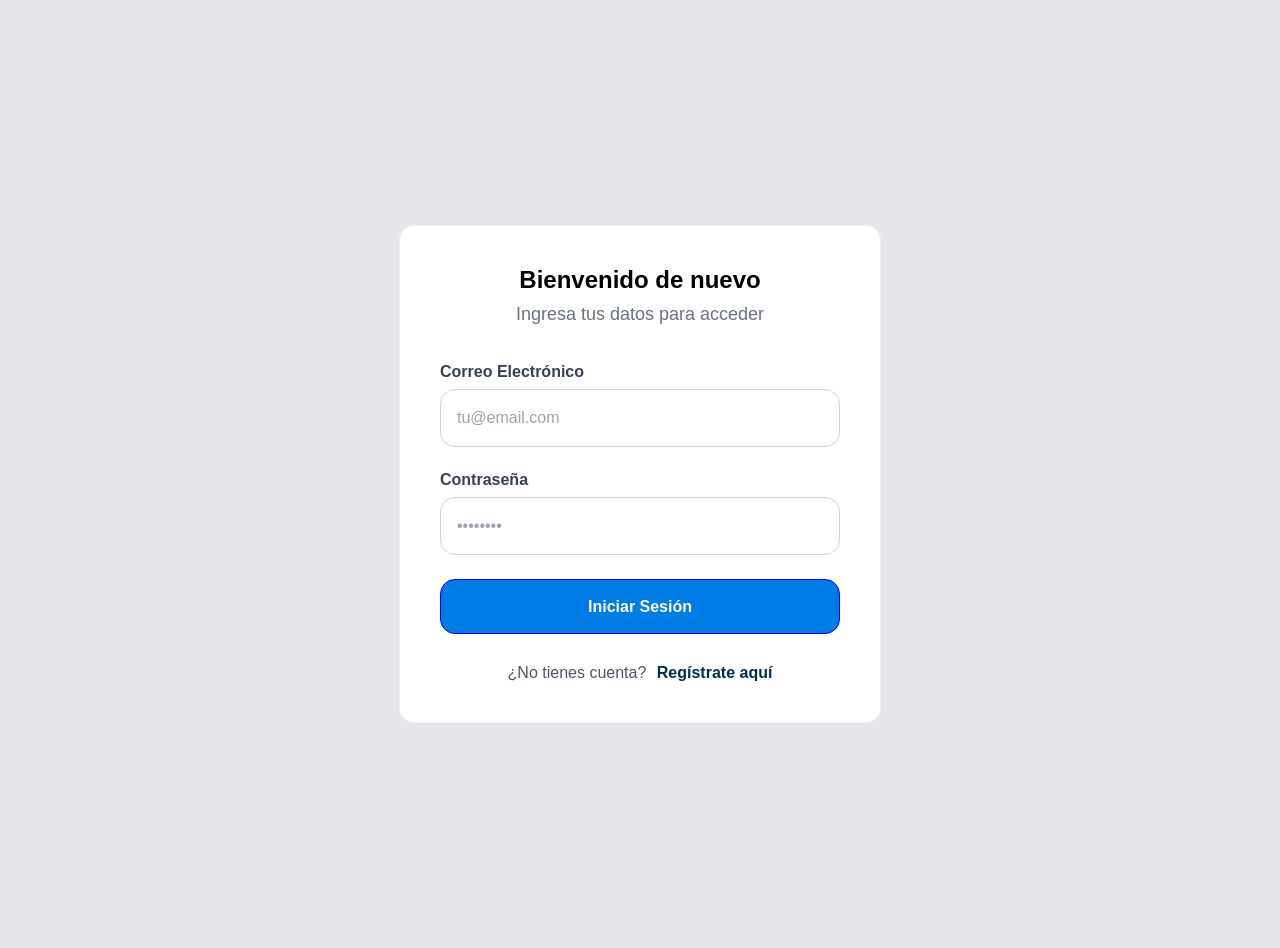
<file: app/frontend/index.html>
<!DOCTYPE html>
<html lang="es">

<head>
	<meta charset="UTF-8">
	<meta name="viewport" content="width=device-width, initial-scale=1.0">
	<title>Tienda en línea</title>
	<link rel="stylesheet" href="styles.css">
	<link rel="icon" href="../assets/logos/logo.png">
</head>

<body>
	<div class="user-info">
		<a id="login-link" class="btn-tipo-1" href="acceso.html">Iniciar sesión</a>
		<button id="logout-button" class="btn-tipo-6" type="button" hidden>Cerrar sesión</button>
		<div class="usuario-autorizado" hidden>
			<p></p>
			<img class="user-icon" src="../assets/logos/login-ok-2.png" alt="Usuario">
		</div>
	</div>

	<header>
		<a href="index.html">
			<img class="store-logo" src="../assets/logos/logo.png" alt="Tienda">
		</a>
		<nav>
			<ul class="nav-items">
				<li><a href="index.html" aria-current="page">Inicio</a></li>
				<li><a href="catalogo.html">Catálogo</a></li>
				<li><a href="mis-pedidos.html">Mis pedidos</a></li>
				<li><a href="carrito.html">Carrito</a></li>
			</ul>
		</nav>
	</header>

	<main>
		<section class="busqueda-productos-seccion">
			<div class="txt-center">
				<h1 class="color-blanco mb-20">Descubre la mejor tecnología y estilo para tu día a día.</h1>
				<form id="busqueda-form">
					<input class="barra-busqueda campo-texto" id="busqueda" type="search"
						placeholder="Buscar productos..." aria-label="Buscar productos">
					<button class="btn-tipo-1 btn-size-1" type="submit">Buscar</button>
				</form>
			</div>
		</section>

		<section class="categorias-seccion">
			<h2>Categorías</h2>
			<div class="categorias-container" id="categorias-container"></div>
			<p id="categorias-mensaje" role="status" hidden></p>
		</section>

		<section class="productos-section">
			<h2 class="mt-20 mb-10">Productos destacados</h2>
			<div class="productos-container-items" id="productos-destacados"></div>
			<!-- <h2 class="mt-20 mb-10">Más productos</h2> -->
			<!-- <div class="productos-container-items" id="productos-lista"></div> -->
			<p id="inicio-mensaje" role="status" hidden></p>
		</section>
	</main>

	<footer>
		<p>2026 Mi tienda en línea. Todos los derechos reservados.</p>
	</footer>

	<script src="store.js"></script>
	<script>
		async function iniciarInicio() {
			const user = await Store.requireAuth();
			if (!user) return;
			await Promise.all([cargarProductos(), cargarCategorias()]);
		}

		async function cargarProductos() {
			try {
				const products = await Store.request("/productos");
				const shuffled = [...products].sort(() => Math.random() - 0.5);
				Store.renderProductCards(
					document.querySelector("#productos-destacados"),
					shuffled.slice(0, 4)
				);
			} catch (error) {
				Store.showMessage(document.querySelector("#inicio-mensaje"), error.message);
			}
		}

		async function cargarCategorias() {
			try {
				const categories = await Store.request("/categorias");
				Store.renderCategories(
					document.querySelector("#categorias-container"),
					categories
				);
			} catch (error) {
				Store.showMessage(document.querySelector("#categorias-mensaje"), error.message);
			}
		}

		document.querySelector("#busqueda-form").addEventListener("submit", (event) => {
			event.preventDefault();
			const search = document.querySelector("#busqueda").value.trim();
			location.assign(`catalogo.html?search=${encodeURIComponent(search)}`);
		});
		iniciarInicio();
	</script>
</body>

</html>
</file>
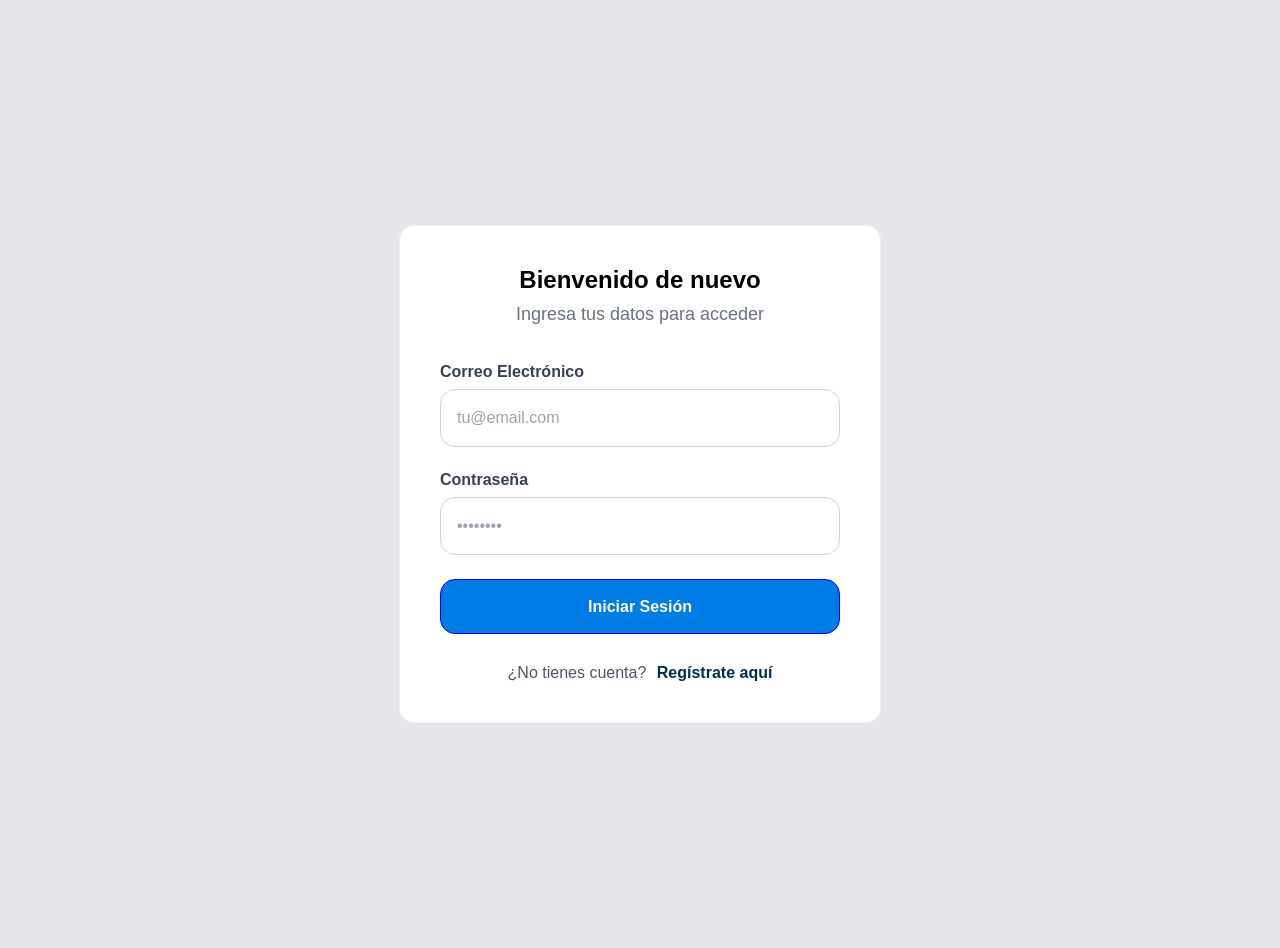
<file: app/frontend/acceso.html>
<!DOCTYPE html>
<html lang="es">

<head>
	<meta charset="UTF-8">
	<meta name="viewport" content="width=device-width, initial-scale=1.0">
	<title>Acceso de Usuario</title>
	<link rel="stylesheet" href="styles.css">
	<link rel="icon" href="../assets/logos/logo.png">
</head>

<body>
	<main class="acceso-page">
		<section class="acceso-panel" id="inicio-sesion" aria-labelledby="inicio-sesion-titulo">
			<h1 id="inicio-sesion-titulo">Bienvenido de nuevo</h1>
			<p class="acceso-subtitulo">Ingresa tus datos para acceder</p>

			<form class="acceso-form" id="inicio-sesion-form">
				<div class="acceso-campo">
					<label for="email">Correo Electrónico</label>
					<input class="campo-texto" type="email" id="email" name="email" placeholder="tu@email.com"
						autocomplete="email" required>
				</div>
				<div class="acceso-campo">
					<label for="password">Contraseña</label>
					<input class="campo-texto" type="password" id="password" name="password" placeholder="••••••••"
						autocomplete="current-password" required>
				</div>
				<button type="submit" class="btn-tipo-1 btn-size-1">Iniciar Sesión</button>
				<p class="mensaje-error" id="inicio-sesion-mensaje" role="alert" hidden></p>
			</form>

			<p class="acceso-cambio">¿No tienes cuenta?
				<a href="#registro" data-mostrar="registro">Regístrate aquí</a>
			</p>
		</section>

		<section class="acceso-panel" id="registro" aria-labelledby="registro-titulo" hidden>
			<h1 id="registro-titulo">Crea tu cuenta</h1>
			<p class="acceso-subtitulo">Únete para empezar a comprar</p>

			<form class="acceso-form" id="registro-form">
				<div class="acceso-campo">
					<label for="nombre">Nombre Completo</label>
					<input class="campo-texto" type="text" id="nombre" name="nombre" placeholder="Juan Pérez"
						autocomplete="name" required>
				</div>
				<div class="acceso-campo">
					<label for="email-registro">Correo Electrónico</label>
					<input class="campo-texto" type="email" id="email-registro" name="email-registro"
						placeholder="tu@email.com"
						autocomplete="email" required>
				</div>
				<div class="acceso-campo">
					<label for="password-registro">Contraseña</label>
					<input class="campo-texto" type="password" id="password-registro" name="password-registro"
						placeholder="••••••••"
						autocomplete="new-password" required>
				</div>
				<div class="acceso-campo">
					<label for="telefono">Teléfono</label>
					<input class="campo-texto" type="tel" id="telefono" name="telefono" placeholder="(123) 456-7890"
						autocomplete="tel" required>
				</div>
				<div class="acceso-campo">
					<label for="direccion">Dirección</label>
					<input class="campo-texto" type="text" id="direccion" name="direccion" placeholder="Calle 123, Ciudad"
						autocomplete="street-address" required>
				</div>
				<div class="acceso-campo">
					<label for="ciudad">Ciudad</label>
					<input class="campo-texto" type="text" id="ciudad" name="city" placeholder="Loja"
						autocomplete="address-level2" required>
				</div>
				<div class="acceso-campo">
					<label for="cedula">Cédula</label>
					<input class="campo-texto" type="text" id="cedula" name="cedula" placeholder="123456789"
						autocomplete="off" required>
				</div>
				<button type="submit" class="btn-tipo-1 btn-size-1">Registrarse</button>
				<p class="mensaje-error" id="registro-mensaje" role="alert" hidden></p>
			</form>

			<p class="acceso-cambio">¿Ya tienes cuenta?
				<a href="#inicio-sesion" data-mostrar="inicio-sesion">Inicia sesión</a>
			</p>
		</section>
	</main>
	
	<script src="store.js"></script>
	<script>
		const formularios = document.querySelectorAll(".acceso-panel");

		document.querySelectorAll("[data-mostrar]").forEach((enlace) => {
			enlace.addEventListener("click", (evento) => {
				evento.preventDefault();
				const vistaActiva = enlace.dataset.mostrar;

				formularios.forEach((formulario) => {
					formulario.hidden = formulario.id !== vistaActiva;
				});

				document.getElementById(vistaActiva).querySelector("input").focus();
			});
		});

		const loginForm = document.querySelector("#inicio-sesion-form");
		const registerForm = document.querySelector("#registro-form");
		const loginMessage = document.querySelector("#inicio-sesion-mensaje");
		const registerMessage = document.querySelector("#registro-mensaje");

		loginForm.addEventListener("submit", async (event) => {
			event.preventDefault();
			Store.showMessage(loginMessage, "");
			const credentials = new URLSearchParams();
			credentials.set("username", loginForm.elements.email.value.trim().toLowerCase());
			credentials.set("password", loginForm.elements.password.value);
			try {
				const response = await fetch(`${Store.API_BASE_URL}/auth/login`, {
					method: "POST",
					headers: { "Content-Type": "application/x-www-form-urlencoded" },
					body: credentials
				});
				const data = await response.json();
				if (!response.ok) throw new Error(data.detail || "No se pudo iniciar sesión.");
				localStorage.setItem(Store.tokenKey, data.access_token);
				location.assign("index.html");
			} catch (error) {
				Store.showMessage(loginMessage, error.message);
			}
		});

		registerForm.addEventListener("submit", async (event) => {
			event.preventDefault();
			Store.showMessage(registerMessage, "");
			const formData = new FormData(registerForm);
			const payload = {
				full_name: formData.get("nombre").trim(),
				email: formData.get("email-registro").trim().toLowerCase(),
				password: formData.get("password-registro"),
				phone: formData.get("telefono").trim(),
				address: formData.get("direccion").trim(),
				city: formData.get("city").trim(),
				cedula: formData.get("cedula").trim()
			};
			try {
				const response = await fetch(`${Store.API_BASE_URL}/auth/register`, {
					method: "POST",
					headers: { "Content-Type": "application/json" },
					body: JSON.stringify(payload)
				});
				const data = await response.json();
				if (!response.ok) throw new Error(data.detail || "No se pudo crear la cuenta.");
				const credentials = new URLSearchParams();
				credentials.set("username", payload.email);
				credentials.set("password", payload.password);
				const loginResponse = await fetch(`${Store.API_BASE_URL}/auth/login`, {
					method: "POST",
					headers: { "Content-Type": "application/x-www-form-urlencoded" },
					body: credentials
				});
				const loginData = await loginResponse.json();
				if (!loginResponse.ok) {
					throw new Error(loginData.detail || "Cuenta creada; inicia sesión para continuar.");
				}
				localStorage.setItem(Store.tokenKey, loginData.access_token);
				location.assign("index.html");
			} catch (error) {
				Store.showMessage(registerMessage, error.message);
			}
		});
	</script>
</body>
</html>
</file>
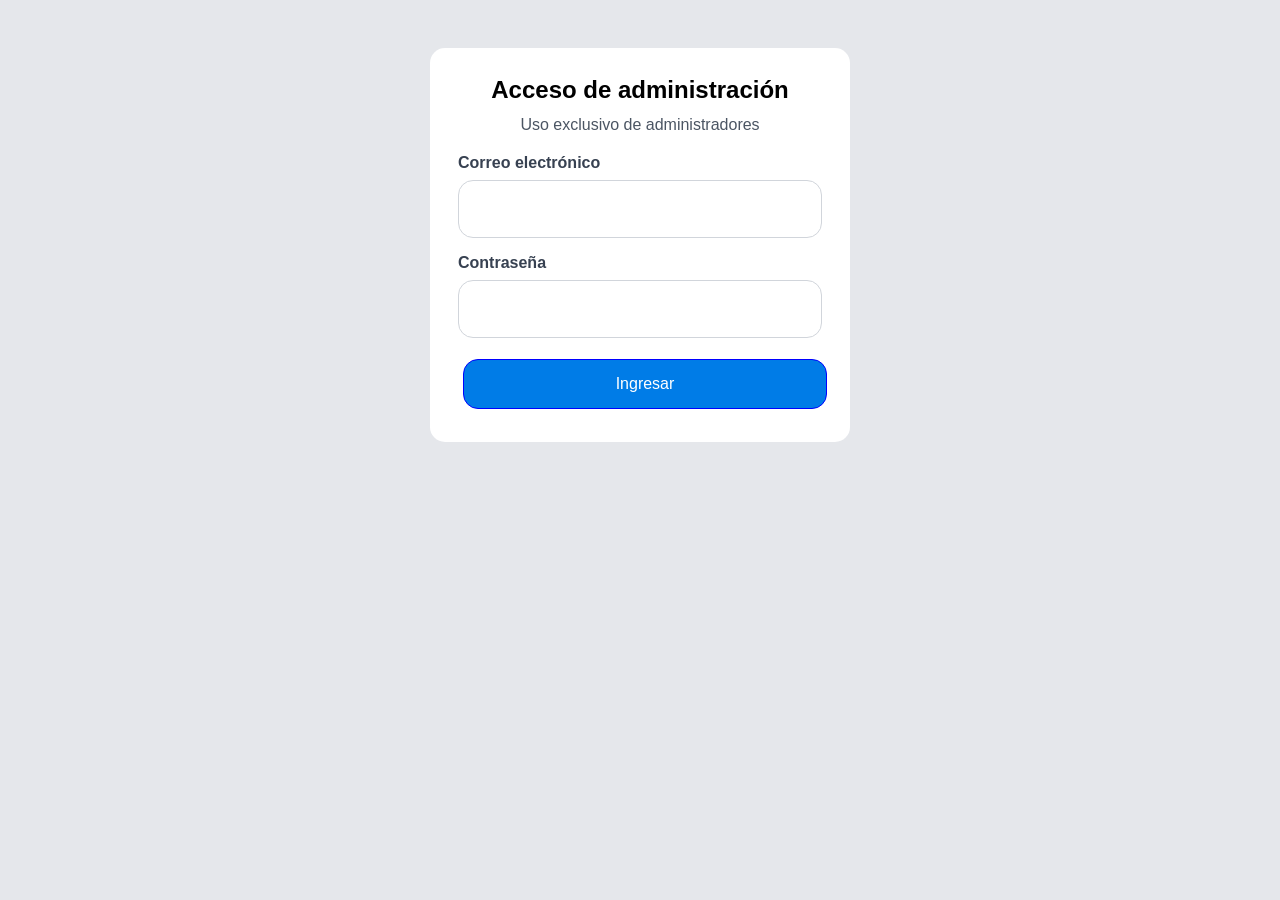
<file: app/frontend/administrar.html>
<!DOCTYPE html>
<html lang="es">

<head>
	<meta charset="UTF-8">
	<meta name="viewport" content="width=device-width, initial-scale=1.0">
	<title>Administración de la tienda</title>
	<link rel="stylesheet" href="styles.css">
	<link rel="icon" href="../assets/logos/logo.png">
</head>

<body>
	<main class="admin-page">
		<section class="admin-login superficie-card" id="admin-login-section">
			<h1 class="txt-center">Acceso de administración</h1>
			<p class="txt-center">Uso exclusivo de administradores</p>
			<form class="admin-form" id="admin-login-form">
				<div class="acceso-campo">
					<label for="admin-email">Correo electrónico</label>
					<input class="campo-texto" type="email" id="admin-email" name="email"
						autocomplete="username" required>
				</div>
				<div class="acceso-campo">
					<label for="admin-password">Contraseña</label>
					<input class="campo-texto" type="password" id="admin-password" name="password"
						autocomplete="current-password" required>
				</div>
				<button class="btn-tipo-1 btn-size-full-width" type="submit">Ingresar</button>
			</form>
			<p class="mensaje-error" id="admin-login-message" role="alert" hidden></p>
		</section>

		<section class="admin-dashboard" id="admin-dashboard" hidden>
			<div class="admin-heading">
				<div>
					<h1>Panel de administración</h1>
					<p>Gestiona las categorías, productos y pedidos de la tienda.</p>
				</div>
				<div class="admin-session">
					<span id="admin-user-name"></span>
					<button class="btn-tipo-6" id="admin-logout" type="button">Cerrar sesión</button>
				</div>
			</div>

			<p class="admin-message" id="admin-message" role="status" hidden></p>

			<div class="admin-forms">
				<section class="superficie-card admin-form-card">
					<h2>Crear categoría</h2>
					<form class="admin-form" id="category-form">
						<div class="acceso-campo">
							<label for="category-name">Nombre</label>
							<input class="campo-texto" type="text" id="category-name" name="name"
								minlength="2" maxlength="80" required>
						</div>
						<div class="acceso-campo">
							<label for="category-description">Descripción</label>
							<textarea class="campo-texto" id="category-description" name="description"
								maxlength="300" rows="3"></textarea>
						</div>
						<div class="acceso-campo">
							<label for="category-image">Ruta de imagen</label>
							<input class="campo-texto" type="text" id="category-image" name="image_path"
								maxlength="500" placeholder="app/assets/categoria-logos/electronica.png">
						</div>
						<button class="btn-tipo-4 btn-size-full-width" type="submit">Crear categoría</button>
					</form>
				</section>

				<section class="superficie-card admin-form-card">
					<h2>Crear producto</h2>
					<form class="admin-form" id="product-form">
						<div class="acceso-campo">
							<label for="product-category">Categoría</label>
							<select class="campo-texto" id="product-category" name="category_id">
								<option value="">Sin categoría</option>
							</select>
						</div>
						<div class="acceso-campo">
							<label for="product-name">Nombre</label>
							<input class="campo-texto" type="text" id="product-name" name="name"
								minlength="2" maxlength="100" required>
						</div>
						<div class="acceso-campo">
							<label for="product-description">Descripción</label>
							<textarea class="campo-texto" id="product-description" name="description"
								maxlength="300" rows="3"></textarea>
						</div>
						<div class="admin-fields-row">
							<div class="acceso-campo">
								<label for="product-price">Precio</label>
								<input class="campo-texto" type="number" id="product-price" name="price"
									step="0.01" min="0.01" required>
							</div>
							<div class="acceso-campo">
								<label for="product-stock">Stock</label>
								<input class="campo-texto" type="number" id="product-stock" name="stock"
									min="0" step="1" value="0" required>
							</div>
						</div>
						<div class="acceso-campo">
							<label for="product-image">Ruta de imagen</label>
							<input class="campo-texto" type="text" id="product-image" name="image_path"
								maxlength="500" placeholder="app/assets/productos/cables/usbc.png">
						</div>
						<button class="btn-tipo-4 btn-size-full-width" id="create-product-button" type="submit">
							Crear producto
						</button>
					</form>
				</section>
			</div>

			<section class="admin-inventory superficie-card">
				<h2>Categorías y productos</h2>
				<div class="admin-inventory-grid">
					<div>
						<h3>Categorías</h3>
						<ul class="admin-category-list" id="categories"></ul>
					</div>
					<div>
						<h3>Productos</h3>
						<div class="admin-product-list" id="products"></div>
					</div>
				</div>
			</section>
			<section class="admin-inventory superficie-card" aria-labelledby="admin-pedidos-titulo">
				<h2 id="admin-pedidos-titulo">Administrar pedidos</h2>
				<p class="mb-10">Los estados avanzan de pendiente a procesando, enviado y entregado.</p>
				<button class="btn-tipo-4 mb-10" id="admin-orders-refresh" type="button">Sincroniza para ver si hay nuevos pedidos</button>
				<p class="admin-message mb-10" id="admin-orders-message" role="status" aria-live="polite" hidden></p>
				<div class="admin-orders-list" id="admin-orders" aria-live="polite">
					<p>Cargando pedidos...</p>
				</div>
			</section>
		</section>
	</main>

	<dialog class="admin-dialog" id="category-warning" aria-labelledby="category-warning-title"
		aria-describedby="category-warning-description">
		<h2 id="category-warning-title">No se puede eliminar la categoría</h2>
		<p id="category-warning-description">La categoría contiene productos</p>
		<form method="dialog">
			<button class="btn-tipo-4 btn-size-full-width" type="submit">Entendido</button>
		</form>
	</dialog>
	<script src="store.js"></script>
	<script>
		const API_BASE_URL = "http://localhost:8000";
		const tokenKey = "admin_access_token";
		const loginSection = document.querySelector("#admin-login-section");
		const dashboard = document.querySelector("#admin-dashboard");
		const loginForm = document.querySelector("#admin-login-form");
		const loginMessage = document.querySelector("#admin-login-message");
		const dashboardMessage = document.querySelector("#admin-message");
		const categoryForm = document.querySelector("#category-form");
		const productForm = document.querySelector("#product-form");
		const productCategory = document.querySelector("#product-category");
		const categoriesList = document.querySelector("#categories");
		const productsList = document.querySelector("#products");
		const ordersList = document.querySelector("#admin-orders");
		const ordersMessage = document.querySelector("#admin-orders-message");
		const ordersRefresh = document.querySelector("#admin-orders-refresh");
		const categoryWarning = document.querySelector("#category-warning");
		const orderStatuses = ["pendiente", "procesando", "enviado", "entregado"];
		let adminToken = sessionStorage.getItem(tokenKey);

		async function apiRequest(path, options = {}) {
			const headers = new Headers(options.headers || {});
			if (adminToken) headers.set("Authorization", `Bearer ${adminToken}`);
			const response = await fetch(`${API_BASE_URL}${path}`, {
				...options,
				headers
			});
			const data = response.status === 204 ? null : await response.json().catch(() => null);
			if (!response.ok) {
				if (response.status === 401) {
					endAdminSession();
					const message = "La sesión expiró. Ingresa de nuevo con tu cuenta administradora.";
					showMessage(loginMessage, message);
					throw new Error(message);
				}
				if (response.status === 403) {
					endAdminSession();
					const message = "Esta sección solo está disponible para administradores.";
					showMessage(loginMessage, message);
					throw new Error(message);
				}
				const error = new Error(data?.detail || "No se pudo completar la operación.");
				error.status = response.status;
				throw error;
			}
			return data;
		}

		function showMessage(element, message, isError = true) {
			element.textContent = message;
			element.hidden = !message;
			element.classList.toggle("mensaje-error", isError);
		}

		function endAdminSession() {
			sessionStorage.removeItem(tokenKey);
			adminToken = null;
			dashboard.hidden = true;
			loginSection.hidden = false;
		}

		async function verifyAdminSession() {
			if (!adminToken) {
				loginSection.hidden = false;
				dashboard.hidden = true;
				return false;
			}
			try {
				const user = await apiRequest("/auth/me");
				if (user.role !== "administrador") {
					endAdminSession();
					showMessage(loginMessage, "La cuenta ingresada no tiene rol administrador.");
					return false;
				}
				loginSection.hidden = true;
				dashboard.hidden = false;
				document.querySelector("#admin-user-name").textContent =
					user.full_name || user.email;
				await Promise.all([loadInventory(), loadOrders()]);
				return true;
			} catch (error) {
				if (!loginMessage.textContent) showMessage(loginMessage, error.message);
				return false;
			}
		}

		async function loadInventory() {
			showMessage(dashboardMessage, "");
			try {
				const [categories, products] = await Promise.all([
					apiRequest("/categorias"),
					apiRequest("/productos")
				]);
				renderCategories(categories);
				renderProducts(categories, products);
			} catch (error) {
				showMessage(dashboardMessage, error.message);
			}
		}

		async function loadOrders() {
			ordersRefresh.disabled = true;
			ordersList.replaceChildren();
			const loading = document.createElement("p");
			loading.textContent = "Cargando pedidos...";
			ordersList.append(loading);
			try {
				const requestToken = adminToken;
				const orders = await apiRequest("/pedidos/admin");
				if (!adminToken || adminToken !== requestToken) return;
				ordersList.replaceChildren();
				if (!orders.length) {
					const empty = document.createElement("p");
					empty.textContent = "No hay pedidos registrados.";
					ordersList.append(empty);
					return;
				}
				for (const order of orders) {
					ordersList.append(createOrderCard(order));
				}
			} catch (error) {
				ordersList.replaceChildren();
				showMessage(dashboard.hidden ? loginMessage : ordersMessage, error.message);
			} finally {
				ordersRefresh.disabled = false;
			}
		}

		function createOrderCard(order) {
			const card = document.createElement("article");
			card.className = "pedido-card superficie-card";
			const summary = document.createElement("div");
			summary.className = "pedido-resumen";
			const orderDate = new Date(order.created_at).toLocaleDateString("es");
			for (const [label, value] of [
				["Pedido:", `#${order.id}`],
				["Fecha:", orderDate],
				["Cliente:", order.full_name],
				["Total:", Store.formatPrice(order.total)],
				["Pago:", order.payment_status]
			]) {
				const detail = document.createElement("div");
				detail.className = "pedido-dato";
				const title = document.createElement("span");
				title.textContent = label;
				const content = document.createElement("strong");
				content.textContent = value;
				detail.append(title, document.createTextNode(" "), content);
				summary.append(detail);
			}

			const progressContainer = document.createElement("div");
			progressContainer.className = "pedido-estados";
			const progress = document.createElement("ol");
			progress.className = "pedido-progreso";
			progress.setAttribute("aria-label", `Estado del pedido: ${order.status}`);
			const currentIndex = orderStatuses.indexOf(order.status);
			for (const [index, status] of orderStatuses.entries()) {
				const step = document.createElement("li");
				step.className = "pedido-paso";
				if (index <= currentIndex) step.classList.add("pedido-paso-completado");
				step.textContent = status.charAt(0).toUpperCase() + status.slice(1);
				progress.append(step);
			}
			progressContainer.append(progress);
			card.append(summary, progressContainer);

			const details = document.createElement("div");
			details.className = "admin-order-details";
			const address = document.createElement("p");
			address.textContent = `Envío: ${order.address}, ${order.city} | Teléfono: ${order.phone}`;
			details.append(address);
			const items = document.createElement("ul");
			for (const item of order.items) {
				const entry = document.createElement("li");
				entry.textContent = `${item.product_name}: ${item.quantity} × ${Store.formatPrice(item.unit_price)}`;
				items.append(entry);
			}
			details.append(items);

			if (currentIndex >= 0 && currentIndex < orderStatuses.length - 1) {
				const nextStatus = orderStatuses[currentIndex + 1];
				const button = document.createElement("button");
				button.type = "button";
				button.className = "btn-tipo-4";
				button.textContent = `Avanzar a ${nextStatus}`;
				button.addEventListener("click", async () => {
					const buttons = ordersList.querySelectorAll("button");
					buttons.forEach((element) => { element.disabled = true; });
					ordersRefresh.disabled = true;
					showMessage(ordersMessage, "");
					try {
						await apiRequest(`/pedidos/${order.id}/estado`, {
							method: "PATCH",
							headers: { "Content-Type": "application/json" },
							body: JSON.stringify({ status: nextStatus })
						});
						showMessage(ordersMessage, `Pedido #${order.id} actualizado a ${nextStatus}.`, false);
						await loadOrders();
					} catch (error) {
						showMessage(dashboard.hidden ? loginMessage : ordersMessage, error.message);
						if (error.status === 409 && adminToken) {
							await loadOrders();
						} else {
							buttons.forEach((element) => { element.disabled = false; });
							ordersRefresh.disabled = false;
						}
					}
				});
				details.append(button);
			} else if (currentIndex < 0) {
				const error = document.createElement("p");
				error.className = "mensaje-error";
				error.textContent = `Estado desconocido: ${order.status}.`;
				details.append(error);
			}
			card.append(details);
			return card;
		}

		ordersRefresh.addEventListener("click", () => {
			showMessage(ordersMessage, "");
			loadOrders();
		});

		function renderCategories(categories) {
			categoriesList.replaceChildren();
			productCategory.replaceChildren(new Option("Sin categoría", ""));
			if (!categories.length) {
				const empty = document.createElement("li");
				empty.textContent = "Todavía no hay categorías.";
				categoriesList.append(empty);
			}
			for (const category of categories) {
				const option = new Option(category.name, category.id);
				productCategory.add(option);

				const item = document.createElement("li");
				const name = document.createElement("span");
				name.textContent = category.name;
				const remove = document.createElement("button");
				remove.type = "button";
				remove.className = "btn-tipo-5";
				remove.textContent = "Eliminar";
				remove.addEventListener("click", () => deleteCategory(category));
				item.append(name, remove);
				categoriesList.append(item);
			}
		}

		function renderProducts(categories, products) {
			productsList.replaceChildren();
			if (!products.length) {
				const empty = document.createElement("p");
				empty.textContent = "Todavía no hay productos.";
				productsList.append(empty);
				return;
			}
			const categoryNames = new Map(categories.map((category) => [
				category.id,
				category.name
			]));
			for (const product of products) {
				const card = document.createElement("article");
				card.className = "admin-product-card superficie-card";
				if (product.image_path) {
					const image = document.createElement("img");
					image.src = Store.imageUrl(product.image_path);
					image.alt = product.name;
					card.append(image);
				}
				const details = document.createElement("div");
				const name = document.createElement("h4");
				name.textContent = product.name;
				const category = document.createElement("p");
				category.textContent = categoryNames.get(product.category_id) || "Sin categoría";
				const description = document.createElement("p");
				description.textContent = product.description || "Sin descripción";
				const price = document.createElement("p");
				price.textContent = `$${Number(product.price).toFixed(2)}`;
				const stock = document.createElement("p");
				stock.textContent = `Stock: ${product.stock}`;
				details.append(name, category, description, price, stock);

				const remove = document.createElement("button");
				remove.type = "button";
				remove.className = "btn-tipo-5";
				remove.textContent = "Eliminar";
				remove.addEventListener("click", () => deleteProduct(product));
				card.append(details, remove);
				productsList.append(card);
			}
		}

		async function deleteCategory(category) {
			if (!confirm(`¿Eliminar la categoría "${category.name}"?`)) return;
			try {
				await apiRequest(`/categorias/${category.id}`, { method: "DELETE" });
				showMessage(dashboardMessage, "Categoría eliminada.", false);
				await loadInventory();
			} catch (error) {
				if (error.status === 409) {
					categoryWarning.showModal();
				} else {
					showMessage(dashboard.hidden ? loginMessage : dashboardMessage, error.message);
				}
			}
		}

		async function deleteProduct(product) {
			if (!confirm(`¿Eliminar el producto "${product.name}"?`)) return;
			try {
				await apiRequest(`/productos/${product.id}`, { method: "DELETE" });
				showMessage(dashboardMessage, "Producto eliminado.", false);
				await loadInventory();
			} catch (error) {
				showMessage(dashboardMessage, error.message);
			}
		}

		loginForm.addEventListener("submit", async (event) => {
			event.preventDefault();
			showMessage(loginMessage, "");
			const credentials = new URLSearchParams();
			credentials.set("username", loginForm.elements.email.value.trim().toLowerCase());
			credentials.set("password", loginForm.elements.password.value);
			try {
				const response = await fetch(`${API_BASE_URL}/auth/login`, {
					method: "POST",
					headers: { "Content-Type": "application/x-www-form-urlencoded" },
					body: credentials
				});
				const data = await response.json().catch(() => null);
				if (!response.ok) {
					throw new Error(data?.detail || "Correo o contraseña incorrectos.");
				}
				adminToken = data.access_token;
				const profile = await apiRequest("/auth/me");
				if (profile.role !== "administrador") {
					adminToken = null;
					throw new Error("Esta cuenta no tiene rol administrador.");
				}
				sessionStorage.setItem(tokenKey, adminToken);
				loginForm.reset();
				await verifyAdminSession();
			} catch (error) {
				showMessage(loginMessage, error.message);
			}
		});

		categoryForm.addEventListener("submit", async (event) => {
			event.preventDefault();
			const formData = new FormData(categoryForm);
			try {
				await apiRequest("/categorias", {
					method: "POST",
					headers: { "Content-Type": "application/json" },
					body: JSON.stringify({
						name: formData.get("name").trim(),
						description: formData.get("description").trim() || null,
						image_path: formData.get("image_path").trim() || null
					})
				});
				categoryForm.reset();
				showMessage(dashboardMessage, "Categoría creada.", false);
				await loadInventory();
			} catch (error) {
				showMessage(dashboardMessage, error.message);
			}
		});

		productForm.addEventListener("submit", async (event) => {
			event.preventDefault();
			const formData = new FormData(productForm);
			const price = Number(formData.get("price"));
			const stock = Number(formData.get("stock"));
			if (!Number.isFinite(price) || price <= 0) {
				showMessage(dashboardMessage, "El precio debe ser mayor que cero.");
				return;
			}
			if (!Number.isInteger(stock) || stock < 0) {
				showMessage(dashboardMessage, "El stock debe ser un entero no negativo.");
				return;
			}
			const categoryId = formData.get("category_id");
			try {
				await apiRequest("/productos", {
					method: "POST",
					headers: { "Content-Type": "application/json" },
					body: JSON.stringify({
						name: formData.get("name").trim(),
						description: formData.get("description").trim() || null,
						price,
						stock,
						category_id: categoryId ? Number(categoryId) : null,
						image_path: formData.get("image_path").trim() || null
					})
				});
				productForm.reset();
				showMessage(dashboardMessage, "Producto creado.", false);
				await loadInventory();
			} catch (error) {
				showMessage(dashboardMessage, error.message);
			}
		});

		document.querySelector("#admin-logout").addEventListener("click", () => {
			endAdminSession();
			showMessage(loginMessage, "Sesión de administrador cerrada.", false);
		});

		verifyAdminSession();
	</script>
</body>

</html>
</file>
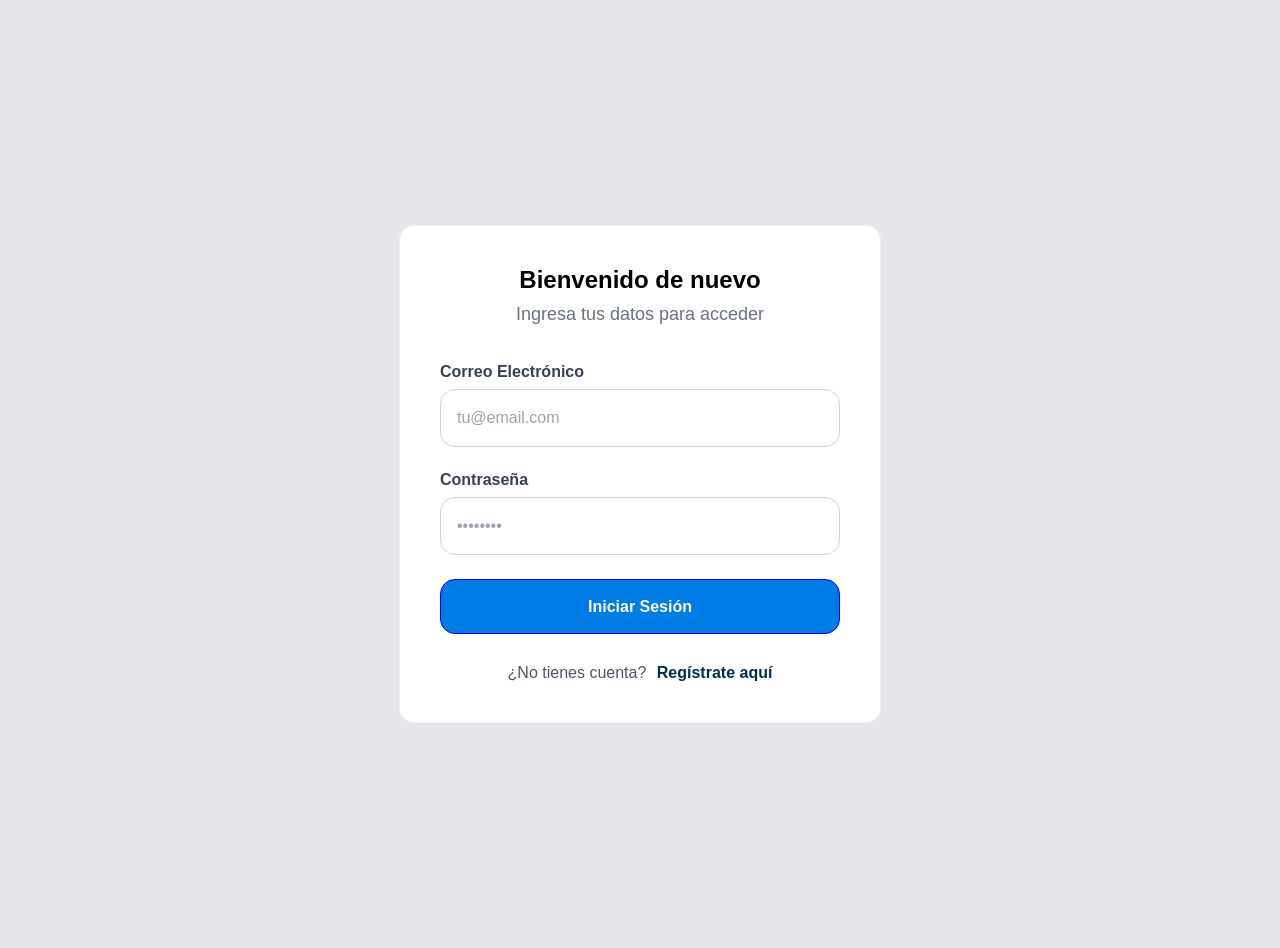
<file: app/frontend/carrito.html>
<!DOCTYPE html>
<html lang="es">

<head>
	<meta charset="UTF-8">
	<meta name="viewport" content="width=device-width, initial-scale=1.0">
	<title>Carrito de compras</title>
	<link rel="stylesheet" href="styles.css">
	<link rel="icon" href="../assets/logos/logo.png">
</head>

<body>
	<div class="user-info">
		<a id="login-link" class="btn-tipo-1" href="acceso.html">Iniciar sesión</a>
		<button id="logout-button" class="btn-tipo-6" type="button" hidden>Cerrar sesión</button>
		<div class="usuario-autorizado" hidden>
			<p></p>
			<img class="user-icon" src="../assets/logos/user.png" alt="Usuario">
		</div>
	</div>
	<header>
		<a href="index.html"><img class="store-logo" src="../assets/logos/logo.png" alt="Tienda"></a>
		<nav>
			<ul class="nav-items">
				<li><a href="index.html">Inicio</a></li>
				<li><a href="catalogo.html">Catálogo</a></li>
				<li><a href="mis-pedidos.html">Mis pedidos</a></li>
				<li><a href="carrito.html" aria-current="page">Carrito</a></li>
			</ul>
		</nav>
	</header>

	<main class="carrito-page" id="carrito-page">
		<h1 class="mb-20">Tu carrito de compras</h1>
		<p id="carrito-mensaje" role="alert" hidden></p>
		<section class="carrito-items" id="carrito-items" aria-label="Productos en el carrito"></section>
		<section class="carrito-resumen" aria-labelledby="carrito-resumen-titulo">
			<h2 id="carrito-resumen-titulo">Resumen de compra</h2>
			<div class="carrito-resumen-fila">
				<span>Subtotal (<span data-item-count>0 artículos</span>)</span>
				<span data-subtotal>$0.00</span>
			</div>
			<div class="carrito-total">
				<strong>Total</strong>
				<strong data-total>$0.00</strong>
			</div>
			<button class="btn-tipo-1 btn-size-full-width mt-10" id="mostrar-pago" type="button"
				aria-controls="pagar-contener" aria-expanded="false" disabled>Confirmar compra</button>
		</section>
	</main>

	<section class="pagar-contener" id="pagar-contener" aria-labelledby="pago-titulo" hidden>
		<div class="pago-encabezado">
			<h1>Finalizar compra</h1>
		</div>
		<div class="pago-direccion superficie-card">
			<h2>Dirección de envío</h2>
			<p class="pago-ayuda">Tu pedido se enviará a la dirección registrada en tu cuenta.</p>
			<div class="pago-datos">
				<div><label>Nombres</label><span id="envio-nombre"></span></div>
				<div><label>Dirección</label><span id="envio-direccion"></span></div>
				<div><label>Ciudad</label><span id="envio-ciudad"></span></div>
				<div><label>Teléfono</label><span id="envio-telefono"></span></div>
			</div>
			<h2 class="mt-20">Monto total a pagar</h2>
			<p class="pago-monto-total"><strong data-payment-total>$0.00</strong></p>
		</div>

		<form class="metodo-pago superficie-card" id="formulario-pago">
			<h2 id="pago-titulo">Método de pago</h2>
			<p class="pago-ayuda">El pago es una simulación; no se enviarán ni almacenarán datos de tarjeta.</p>
			<div class="pago-campo">
				<label for="tarjeta">Número de tarjeta</label>
				<input class="campo-texto" type="text" id="tarjeta" name="tarjeta"
					placeholder="1234 5678 9012 3456" inputmode="numeric" autocomplete="cc-number" required>
			</div>
			<div class="pago-campos-secundarios">
				<div class="pago-campo">
					<label for="vencimiento">Fecha de vencimiento</label>
					<input class="campo-texto" type="text" id="vencimiento" name="vencimiento" placeholder="MM/AA"
						autocomplete="cc-exp" required>
				</div>
				<div class="pago-campo">
					<label for="cvv">CVV</label>
					<input class="campo-texto" type="password" id="cvv" name="cvv" placeholder="123"
						inputmode="numeric" autocomplete="cc-csc" required>
				</div>
			</div>
			<p id="pago-mensaje" role="alert" hidden></p>
			<button type="submit" class="btn-tipo-1 btn-size-full-width">Pagar</button>
			<button class="btn-tipo-3 btn-size-full-width" id="cancelar-pago" type="button">Cancelar pago</button>
		</form>
	</section>

	<footer>
		<p>2026 Mi tienda en línea. Todos los derechos reservados.</p>
	</footer>

	<script src="store.js"></script>
	<script>
		const cartPage = document.querySelector("#carrito-page");
		const cartItems = document.querySelector("#carrito-items");
		const checkout = document.querySelector("#pagar-contener");
		const confirmPurchase = document.querySelector("#mostrar-pago");
		const cartMessage = document.querySelector("#carrito-mensaje");
		let currentUser;

		function renderCart(cart) {
			cartItems.replaceChildren();
			if (!cart.items.length) {
				const empty = document.createElement("p");
				empty.className = "carrito-vacio";
				empty.textContent = "Tu carrito está vacío.";
				cartItems.append(empty);
			}
			for (const item of cart.items) {
				const article = document.createElement("article");
				article.className = "carrito-item superficie-card";
				article.dataset.itemId = item.id;
				const image = document.createElement("img");
				image.className = "carrito-producto-imagen";
				image.src = Store.imageUrl(item.image_path);
				image.alt = item.name;
				const info = document.createElement("div");
				info.className = "carrito-producto-info";
				const title = document.createElement("h2");
				title.textContent = item.name;
				const category = document.createElement("p");
				category.className = "carrito-categoria";
				category.textContent = item.category_name || "Sin categoría";
				const price = document.createElement("p");
				price.className = "carrito-precio";
				price.textContent = `${Store.formatPrice(item.price)} c/u`;
				const actions = document.createElement("div");
				actions.className = "carrito-acciones";
				const quantity = document.createElement("div");
				quantity.className = "carrito-cantidad";
				const decrease = document.createElement("button");
				decrease.type = "button";
				decrease.dataset.action = "decrease";
				decrease.setAttribute("aria-label", "Disminuir cantidad");
				decrease.textContent = "−";
				const output = document.createElement("output");
				output.dataset.quantity = "";
				output.setAttribute("aria-live", "polite");
				output.textContent = item.quantity;
				const increase = document.createElement("button");
				increase.type = "button";
				increase.dataset.action = "increase";
				increase.disabled = item.quantity >= item.stock;
				increase.setAttribute("aria-label", "Aumentar cantidad");
				increase.textContent = "+";
				quantity.append(decrease, output, increase);
				const remove = document.createElement("button");
				remove.type = "button";
				remove.className = "btn-tipo-3";
				remove.dataset.action = "remove";
				remove.setAttribute("aria-label", `Eliminar ${item.name} del carrito`);
				remove.textContent = "Eliminar";
				actions.append(quantity, remove);
				info.append(title, category, price);
				article.append(image, info, actions);
				cartItems.append(article);
			}
			const itemCount = document.querySelector("[data-item-count]");
			const count = cart.item_count;
			itemCount.textContent = `${count} ${count === 1 ? "artículo" : "artículos"}`;
			const amount = Store.formatPrice(cart.total);
			document.querySelector("[data-subtotal]").textContent = amount;
			document.querySelector("[data-total]").textContent = amount;
			document.querySelector("[data-payment-total]").textContent = amount;
			confirmPurchase.disabled = count === 0;
		}

		async function loadCart() {
			const cart = await Store.request("/carrito");
			renderCart(cart);
		}

		async function initializeCart() {
			currentUser = await Store.requireAuth();
			if (!currentUser) return;
			document.querySelector("#envio-nombre").textContent = currentUser.full_name || "";
			document.querySelector("#envio-direccion").textContent = currentUser.address || "";
			document.querySelector("#envio-ciudad").textContent = currentUser.city || "";
			document.querySelector("#envio-telefono").textContent = currentUser.phone || "";
			try {
				await loadCart();
			} catch (error) {
				Store.showMessage(cartMessage, error.message);
			}
		}

		confirmPurchase.addEventListener("click", () => {
			cartPage.hidden = true;
			checkout.hidden = false;
			confirmPurchase.setAttribute("aria-expanded", "true");
			checkout.scrollIntoView({ behavior: "smooth", block: "start" });
		});

		document.querySelector("#cancelar-pago").addEventListener("click", () => {
			checkout.hidden = true;
			cartPage.hidden = false;
			confirmPurchase.setAttribute("aria-expanded", "false");
			confirmPurchase.focus();
			window.scrollTo({ top: 0, behavior: "smooth" });
		});

		cartItems.addEventListener("click", async (event) => {
			const button = event.target.closest("button[data-action]");
			if (!button) return;
			const article = button.closest("[data-item-id]");
			const output = article.querySelector("[data-quantity]");
			const quantity = Number(output.textContent);
			const action = button.dataset.action;
			try {
				Store.showMessage(cartMessage, "");
				if (action === "remove") {
					await Store.request(`/carrito/items/${article.dataset.itemId}`, { method: "DELETE" });
				} else {
					const nextQuantity = action === "increase" ? quantity + 1 : quantity - 1;
					if (nextQuantity < 1) return;
					await Store.request(`/carrito/items/${article.dataset.itemId}`, {
						method: "PATCH",
						headers: { "Content-Type": "application/json" },
						body: JSON.stringify({ quantity: nextQuantity })
					});
				}
				await loadCart();
			} catch (error) {
				Store.showMessage(cartMessage, error.message);
			}
		});

		document.querySelector("#formulario-pago").addEventListener("submit", async (event) => {
			event.preventDefault();
			const message = document.querySelector("#pago-mensaje");
			const submitButton = event.currentTarget.querySelector('[type="submit"]');
			submitButton.disabled = true;
			Store.showMessage(message, "");
			try {
				const order = await Store.request("/pedidos", { method: "POST" });
				location.assign(`mis-pedidos.html?pedido=${order.id}`);
			} catch (error) {
				Store.showMessage(message, error.message);
				submitButton.disabled = false;
			}
		});

		initializeCart();
	</script>
</body>

</html>
</file>
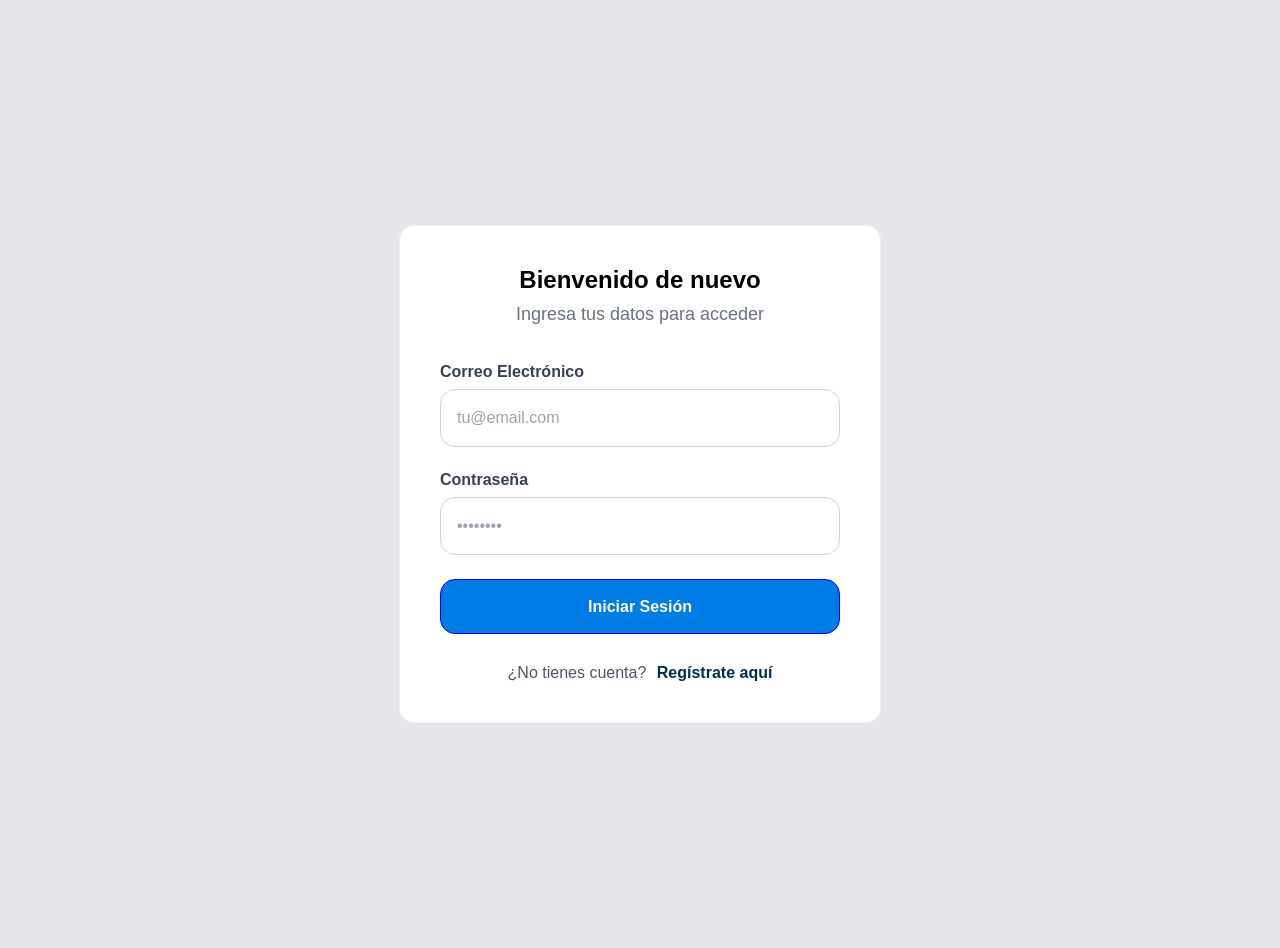
<file: app/frontend/catalogo.html>
<!DOCTYPE html>
<html lang="es">

<head>
	<meta charset="UTF-8">
	<meta name="viewport" content="width=device-width, initial-scale=1.0">
	<title>Catálogo</title>
	<link rel="stylesheet" href="styles.css">
	<link rel="icon" href="../assets/logos/logo.png">
</head>

<body>
	<div class="user-info">
		<a id="login-link" class="btn-tipo-1" href="acceso.html">Iniciar sesión</a>
		<button id="logout-button" class="btn-tipo-6" type="button" hidden>Cerrar sesión</button>
		<div class="usuario-autorizado" hidden>
			<p></p>
			<img class="user-icon" src="../assets/logos/user.png" alt="Usuario">
		</div>
	</div>
	<header>
		<a href="index.html"><img class="store-logo" src="../assets/logos/logo.png" alt="Tienda"></a>
		<nav>
			<ul class="nav-items">
				<li><a href="index.html">Inicio</a></li>
				<li><a href="catalogo.html" aria-current="page">Catálogo</a></li>
				<li><a href="mis-pedidos.html">Mis pedidos</a></li>
				<li><a href="carrito.html">Carrito</a></li>
			</ul>
		</nav>
	</header>

	<main>
		<section class="busqueda-productos-seccion">
			<div>
				<h1 class="color-blanco txt-center">Explora nuestro Catálogo de productos</h1>
				<form class="catalogo-filtros" id="filtros-form">
					<input class="barra-busqueda campo-texto mt-20" id="busqueda" type="search"
						placeholder="Buscar productos..." aria-label="Buscar productos">
					<button class="btn-tipo-1 btn-size-1" type="submit">Buscar</button>
				</form>
			</div>
		</section>

		<section class="productos-section catalogo-productos-section">
			<h2 class="mt-5">Explora nuestra gama de productos</h2>
			<select class="selector-categorias mt-10 mb-10" id="filtro-categoria" aria-label="Filtrar por categoría">
				<option value="">Todas las categorías</option>
			</select>
			<div class="productos-container-items" id="productos-catalogo"></div>
			<p id="catalogo-mensaje" role="status" hidden></p>
		</section>
	</main>

	<footer>
		<p>2026 Mi tienda en línea. Todos los derechos reservados.</p>
	</footer>

	<script src="store.js"></script>
	<script>
		const productsContainer = document.querySelector("#productos-catalogo");
		const filtersForm = document.querySelector("#filtros-form");
		const searchInput = document.querySelector("#busqueda");
		const categoryFilter = document.querySelector("#filtro-categoria");
		const message = document.querySelector("#catalogo-mensaje");

		async function loadProducts() {
			const params = new URLSearchParams();
			if (searchInput.value.trim()) params.set("search", searchInput.value.trim());
			if (categoryFilter.value) params.set("category_id", categoryFilter.value);
			Store.showMessage(message, "");
			try {
				const products = await Store.request(`/productos?${params}`);
				Store.renderProductCards(productsContainer, products);
			} catch (error) {
				Store.showMessage(message, error.message);
			}
		}

		async function iniciarCatalogo() {
			const user = await Store.requireAuth();
			if (!user) return;
			try {
				const categories = await Store.request("/categorias");
				for (const category of categories) {
					const option = document.createElement("option");
					option.value = category.id;
					option.textContent = category.name;
					categoryFilter.append(option);
				}
				const query = new URLSearchParams(location.search);
				searchInput.value = query.get("search") || "";
				categoryFilter.value = query.get("category_id") || "";
				await loadProducts();
			} catch (error) {
				Store.showMessage(message, error.message);
			}
		}

		filtersForm.addEventListener("submit", (event) => {
			event.preventDefault();
			loadProducts();
		});
		categoryFilter.addEventListener("change", loadProducts);
		iniciarCatalogo();
	</script>
</body>

</html>
</file>
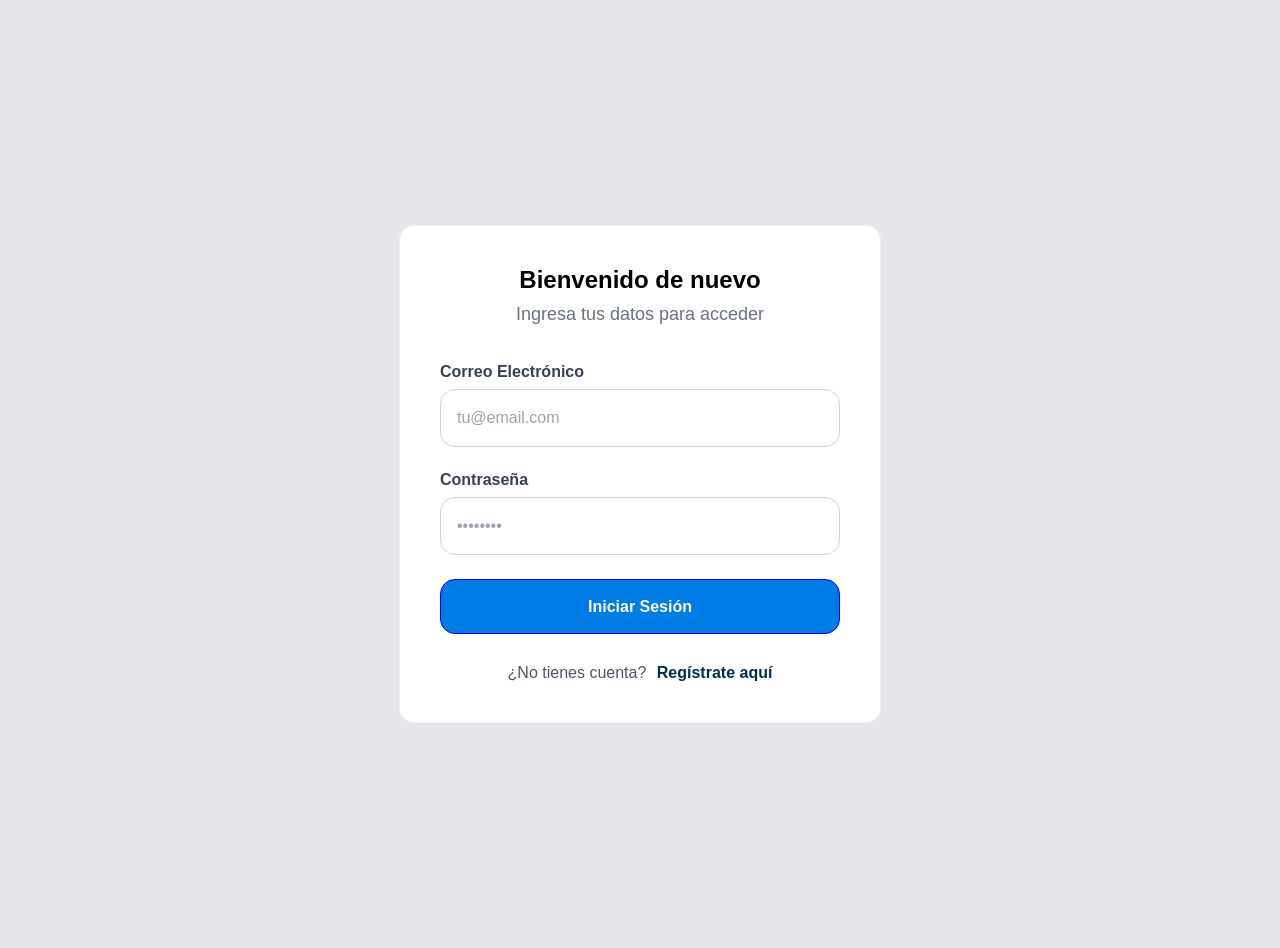
<file: app/frontend/detalle-item.html>
<!DOCTYPE html>
<html lang="es">

<head>
	<meta charset="UTF-8">
	<meta name="viewport" content="width=device-width, initial-scale=1.0">
	<title>Detalle del producto</title>
	<link rel="stylesheet" href="styles.css">
	<link rel="icon" href="../assets/logos/logo.png">
</head>

<body>
	<div class="user-info">
		<a id="login-link" class="btn-tipo-1" href="acceso.html">Iniciar sesión</a>
		<button id="logout-button" class="btn-tipo-6" type="button" hidden>Cerrar sesión</button>
		<div class="usuario-autorizado" hidden>
			<p></p>
			<img class="user-icon" src="../assets/logos/user.png" alt="Usuario">
		</div>
	</div>
	<header>
		<a href="index.html"><img class="store-logo" src="../assets/logos/logo.png" alt="Tienda"></a>
		<nav>
			<ul class="nav-items">
				<li><a href="index.html">Inicio</a></li>
				<li><a href="catalogo.html">Catálogo</a></li>
				<li><a href="mis-pedidos.html">Mis pedidos</a></li>
				<li><a href="carrito.html">Carrito</a></li>
			</ul>
		</nav>
	</header>

	<main>
		<section class="productos-section">
			<div class="item-card-detalle" id="detalle-producto" hidden>
				<img id="producto-imagen" src="../assets/logos/logo.png" alt="">
				<div class="item-card-detalle-info">
					<p class="categoria-label"><b><small id="producto-categoria"></small></b></p>
					<h1 id="producto-nombre"></h1>
					<h2 id="producto-precio"></h2>
					<div class="disponibilidad">
						<p id="producto-stock"></p>
					</div>
					<h2>Descripción del producto</h2>
					<p id="producto-descripcion"></p>
					<div class="producto-cantidad-campo">
						<label for="producto-cantidad">Cantidad</label>
						<div class="producto-cantidad">
							<button type="button" id="disminuir-cantidad" aria-label="Disminuir cantidad" disabled>−</button>
							<input id="producto-cantidad" type="number" min="1" value="1" readonly
								aria-label="Cantidad de productos" aria-live="polite">
							<button type="button" id="aumentar-cantidad" aria-label="Aumentar cantidad" disabled>+</button>
						</div>
					</div>
					<button class="btn-tipo-4 btn-size-full-width mt-5" id="agregar-carrito" type="button">
						Añadir al carrito
					</button>
					<p id="detalle-mensaje" role="status" hidden></p>
				</div>
			</div>
			<p id="detalle-error" role="alert" hidden></p>
		</section>
	</main>

	<footer>
		<p>2026 Mi tienda en línea. Todos los derechos reservados.</p>
	</footer>

	<script src="store.js"></script>
	<script>
		const detail = document.querySelector("#detalle-producto");
		const errorMessage = document.querySelector("#detalle-error");
		const addButton = document.querySelector("#agregar-carrito");
		const quantityInput = document.querySelector("#producto-cantidad");
		const decreaseButton = document.querySelector("#disminuir-cantidad");
		const increaseButton = document.querySelector("#aumentar-cantidad");
		let product;

		function updateQuantityControls() {
			const quantity = Number(quantityInput.value);
			const available = product.stock > 0;
			decreaseButton.disabled = !available || quantity <= 1;
			increaseButton.disabled = !available || quantity >= product.stock;
			quantityInput.disabled = !available;
		}

		async function initializeDetail() {
			const user = await Store.requireAuth();
			if (!user) return;
			const productId = new URLSearchParams(location.search).get("id");
			if (!productId || !/^\d+$/.test(productId)) {
				Store.showMessage(errorMessage, "No se indicó un producto válido.");
				return;
			}
			try {
				product = await Store.request(`/productos/${productId}`);
				detail.hidden = false;
				document.querySelector("#producto-imagen").src = Store.imageUrl(product.image_path);
				document.querySelector("#producto-imagen").alt = product.name;
				document.querySelector("#producto-categoria").textContent =
					product.category_name || "Sin categoría";
				document.querySelector("#producto-nombre").textContent = product.name;
				document.querySelector("#producto-precio").textContent = Store.formatPrice(product.price);
				const stockLabel = document.querySelector("#producto-stock");
				stockLabel.textContent =
					product.stock > 0 ? `${product.stock} unidades disponibles` : "AGOTADO";
				stockLabel.classList.toggle("color-secundario", product.stock < 1);
				stockLabel.classList.toggle("color-terciario", product.stock > 0);
				stockLabel.classList.toggle("text-bold", product.stock < 1);
				document.querySelector("#producto-descripcion").textContent =
					product.description || "Sin descripción.";
				quantityInput.max = product.stock;
				addButton.disabled = product.stock < 1;
				updateQuantityControls();
			} catch (error) {
				Store.showMessage(errorMessage, error.message);
			}
		}

		decreaseButton.addEventListener("click", () => {
			if (Number(quantityInput.value) > 1) {
				quantityInput.value = Number(quantityInput.value) - 1;
				updateQuantityControls();
			}
		});

		increaseButton.addEventListener("click", () => {
			if (Number(quantityInput.value) < product.stock) {
				quantityInput.value = Number(quantityInput.value) + 1;
				updateQuantityControls();
			}
		});

		addButton.addEventListener("click", async () => {
			const quantity = Number(quantityInput.value);
			const message = document.querySelector("#detalle-mensaje");
			if (!Number.isInteger(quantity) || quantity < 1 || quantity > product.stock) {
				Store.showMessage(message, "Indica una cantidad válida según el inventario.");
				return;
			}
			addButton.disabled = true;
			try {
				await Store.request("/carrito/items", {
					method: "POST",
					headers: { "Content-Type": "application/json" },
					body: JSON.stringify({ product_id: product.id, quantity })
				});
				location.assign("carrito.html");
			} catch (error) {
				Store.showMessage(message, error.message);
				addButton.disabled = false;
			}
		});

		initializeDetail();
	</script>
</body>

</html>
</file>
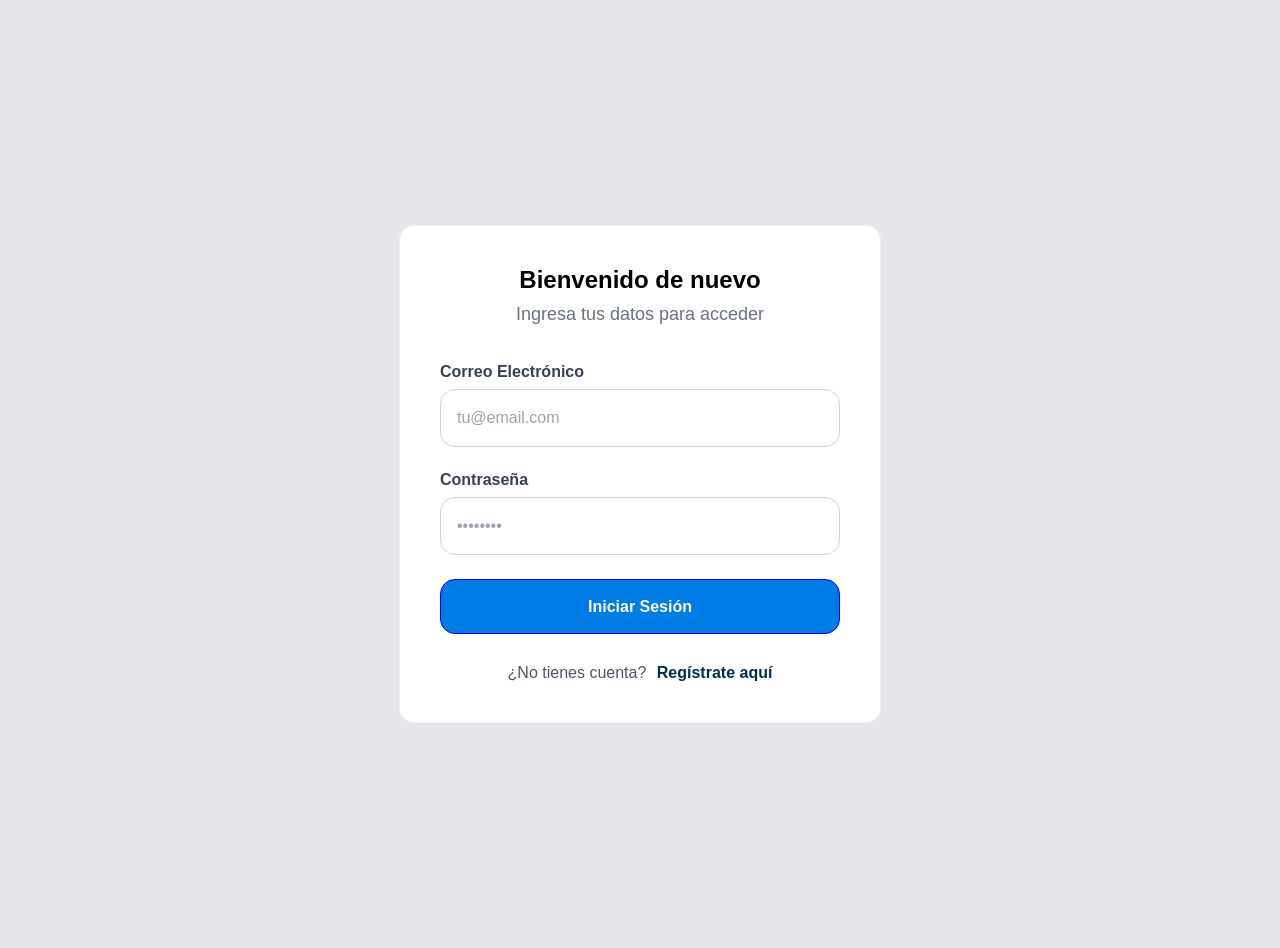
<file: app/frontend/mis-pedidos.html>
<!DOCTYPE html>
<html lang="es">

<head>
	<meta charset="UTF-8">
	<meta name="viewport" content="width=device-width, initial-scale=1.0">
	<title>Mis pedidos</title>
	<link rel="stylesheet" href="styles.css">
	<link rel="icon" href="../assets/logos/logo.png">
</head>

<body>
	<div class="user-info">
		<a id="login-link" class="btn-tipo-1" href="acceso.html">Iniciar sesión</a>
		<button id="logout-button" class="btn-tipo-6" type="button" hidden>Cerrar sesión</button>
		<div class="usuario-autorizado" hidden>
			<p></p>
			<img class="user-icon" src="../assets/logos/user.png" alt="Usuario">
		</div>
	</div>
	<header>
		<a href="index.html"><img class="store-logo" src="../assets/logos/logo.png" alt="Tienda"></a>
		<nav>
			<ul class="nav-items">
				<li><a href="index.html">Inicio</a></li>
				<li><a href="catalogo.html">Catálogo</a></li>
				<li><a href="mis-pedidos.html" aria-current="page">Mis pedidos</a></li>
				<li><a href="carrito.html">Carrito</a></li>
			</ul>
		</nav>
	</header>

	<main class="mis-pedidos-page">
		<section>
			<h1 class="mb-10">Mi dirección de envío</h1>
			<div class="mi-direccion mb-20">
				<p class="pedido-dato"><span>Dirección:</span> <b id="direccion-usuario"></b></p>
				<p class="pedido-dato"><span>Ciudad:</span> <b id="ciudad-usuario"></b></p>
				<p class="pedido-dato"><span>Teléfono:</span> <b id="telefono-usuario"></b></p>
			</div>
		</section>
		<section>
			<h2 class="mb-10">Mis pedidos</h2>
			<div id="lista-pedidos"></div>
			<p id="pedidos-mensaje" role="status" hidden></p>
		</section>
	</main>

	<footer>
		<p>2026 Mi tienda en línea. Todos los derechos reservados.</p>
	</footer>

	<script src="store.js"></script>
	<script>
		const statuses = ["pendiente", "procesando", "enviado", "entregado"];
		const statusLabels = ["Pendiente", "Procesando", "Enviado", "Entregado"];
		const ordersContainer = document.querySelector("#lista-pedidos");

		function createOrderCard(order) {
			const article = document.createElement("article");
			article.className = "pedido-card superficie-card";
			const summary = document.createElement("div");
			summary.className = "pedido-resumen";
			const date = new Date(order.created_at).toLocaleDateString("es");
			for (const [label, value] of [
				["Pedido realizado:", date],
				["Total:", Store.formatPrice(order.total)],
				["Pedido ID#:", order.id]
			]) {
				const detail = document.createElement("div");
				detail.className = "pedido-dato";
				const title = document.createElement("span");
				title.textContent = label;
				const content = document.createElement("strong");
				content.textContent = value;
				detail.append(title, content);
				summary.append(detail);
			}
			const progress = document.createElement("ol");
			progress.className = "pedido-progreso";
			progress.setAttribute("aria-label", `Estado del pedido: ${order.status}`);
			const activeIndex = statuses.indexOf(order.status);
			statusLabels.forEach((label, index) => {
				const step = document.createElement("li");
				step.className = "pedido-paso";
				if (index <= activeIndex) step.classList.add("pedido-paso-completado");
				step.textContent = label;
				progress.append(step);
			});
			const statusSection = document.createElement("div");
			statusSection.className = "pedido-estados";
			statusSection.append(progress);
			article.append(summary, statusSection);

			for (const item of order.items) {
				const product = document.createElement("div");
				product.className = "pedido-producto";
				const image = document.createElement("img");
				image.className = "pedido-producto-imagen";
				image.src = Store.imageUrl(item.image_path);
				image.alt = item.product_name;
				const info = document.createElement("div");
				info.className = "pedido-producto-info";
				const name = document.createElement("h3");
				name.textContent = item.product_name;
				const quantity = document.createElement("p");
				quantity.textContent = `Cantidad: ${item.quantity}`;
				info.append(name, quantity);
				const price = document.createElement("strong");
				price.className = "pedido-producto-precio";
				price.textContent = Store.formatPrice(Number(item.unit_price) * item.quantity);
				product.append(image, info, price);
				article.append(product);
			}
			return article;
		}

		async function initializeOrders() {
			const user = await Store.requireAuth();
			if (!user) return;
			document.querySelector("#direccion-usuario").textContent = user.address || "No registrada";
			document.querySelector("#ciudad-usuario").textContent = user.city || "No registrada";
			document.querySelector("#telefono-usuario").textContent = user.phone || "No registrado";
			try {
				const orders = await Store.request("/pedidos");
				ordersContainer.replaceChildren();
				if (!orders.length) {
					const empty = document.createElement("p");
					empty.className = "carrito-vacio";
					empty.textContent = "Todavía no tienes pedidos.";
					ordersContainer.append(empty);
					return;
				}
				for (const order of orders) {
					ordersContainer.append(createOrderCard(order));
				}
			} catch (error) {
				Store.showMessage(document.querySelector("#pedidos-mensaje"), error.message);
			}
		}

		initializeOrders();
	</script>
</body>

</html>
</file>
<file: app/frontend/styles.css>
@import "./utilities.css";

body {
  font-family: Arial, sans-serif;
  background-color: #e5e7eb;
}
button {
  cursor: pointer;
}

* {
  padding: 0;
  margin: 0;
}

section {
  padding: 20px;
}
footer {
  background-color: #4d475f;
  text-align: center;
  padding: 10px;
  color: white;
  position: sticky;
  bottom: 0;
}

header {
  display: flex;
  justify-content: space-between;
  align-items: center;
  background-color: #f8f8f8;
  padding: 10px;
  position: sticky;
  top: 0;
}

.nav-items {
  display: flex;
  list-style: none;
  gap: 10px;
}
.nav-items a {
  text-decoration: none;
}
.nav-items a:hover {
  font-weight: bold;
}
.store-logo {
  width: 80px;
}

/* user info */
.user-icon {
  width: 50px;
  height: 50px;
  border-radius: 15px;
}
.user-info {
  display: flex;
  align-items: center;
  justify-content: end;
  width: 100%;
  background: #4d475f;
  color:white;
  height: 55px;
}

.usuario-autorizado {
  display: flex;
  align-items: center;
  justify-content: center;
  margin: 0px 10px;
  text-transform: uppercase;
}

/* barra de búsqueda */
.barra-busqueda {
  width: 75%;
}

.item-card {
  border: 1px solid #d8dce6;
  border-radius: 15px;
  text-align: left;
  width: 250px;
  height: 390px;
  margin: 0 5px 5px 0;
  background: white;
}
.item-card img {
  object-fit: cover;
  width: 100%;
  height: 200px;
  border-radius: 15px;
}
.precio-label {
  font-weight: bold;
  color: #7a56ea !important;
}
.item-card-info {
  padding: 10px;
}
.item-card-info h3 {
  margin-bottom: 3px;
}
.item-card-info p {
  color: #6b7280;
}

.productos-section {
  margin-top: 20px;
}

.productos-container-items {
  display: flex;
  flex-wrap: wrap;
  justify-content: start;
}

.descripcion-producto-recortada {
  white-space: nowrap;
  overflow: hidden;
  text-overflow: ellipsis;
  color: #6b7280;
  margin: 7px 0;
}
.stock-text {
  font-size: 13px;
}


.busqueda-productos-seccion {
  display: flex;
  align-items: center;
  justify-content: center;
  padding: 10px;
  background: linear-gradient(#3e2c75, #694bc5);
  min-height: 300px;
  border-radius: 15px;
  margin: 20px;
  box-shadow: 0px 0px 5px #402d7859;
}
/* categorias cards */
.categorias-container {
  display: flex;
  gap: 10px;
  flex-wrap: wrap;
}

.categoria-card {
  margin-top: 20px;
  border: 1px solid #ccc;
  border-radius: 15px;
  padding: 10px;
  text-align: center;
  width: 100px;
  background: #f1f1f1;
  color: inherit;
  text-decoration: none;
}

.categoria-card img {
  width: 80px;
  height: 80px;
  max-width: 100%;
  object-fit: contain;
}

.categoria-card:hover {
  transform: scale(1.05);
  transition: transform 0.3s;
  cursor: pointer;
}

.catalogo-productos-section {
  margin: 20px;
  /* border: 1px solid #ccc; */
  border-radius: 15px;
  background: white;
  box-shadow: 0px 0px 5px #402d7859;
}

.disponibilidad {
  border: 1px solid #ccc;
  border-radius: 15px;
  background: #f8fafc;
  padding: 10px;
  margin: 10px 0;
}

.item-card-detalle {
  display: flex;
  flex-direction: column;
  justify-content: center;
  align-items: center;
  gap: 20px;
  border: 1px solid #ccc;
  background: white;
  border-radius: 15px;
  padding: 10px;
  box-shadow: 0px 0px 5px #402d7859;
}

.item-card-detalle > img {
  object-fit: contain;
  width: 100%;
  height: 220px;
  border-radius: 15px;
}

.item-card-detalle-info {
  width: 100%;
}

.producto-cantidad-campo {
  display: grid;
  justify-items: start;
  gap: 8px;
  margin: 16px 0;
}

.producto-cantidad-campo label {
  color: #374151;
  font-weight: 600;
}

.producto-cantidad {
  display: flex;
  align-items: center;
  overflow: hidden;
  border: 1px solid #d8dee8;
  border-radius: 20px;
  background: white;
}

.producto-cantidad button {
  width: 56px;
  height: 56px;
  border: 0;
  background: transparent;
  color: #4b5563;
  font-size: 28px;
}

.producto-cantidad button:hover:not(:disabled) {
  background: #f3f4f6;
}

.producto-cantidad input {
  width: 48px;
  border: 0;
  background: transparent;
  color: #111827;
  font: inherit;
  font-size: 22px;
  text-align: center;
  appearance: textfield;
  -moz-appearance: textfield;
}

.producto-cantidad input::-webkit-inner-spin-button,
.producto-cantidad input::-webkit-outer-spin-button {
  margin: 0;
  -webkit-appearance: none;
}

@media (min-width: 768px) {
  .item-card-detalle {
    flex-direction: row;
    align-items: stretch;
  }

  .item-card-detalle > img {
    flex: 0 0 45%;
    width: 45%;
    height: 500px;
  }

  .item-card-detalle-info {
    flex: 1;
    min-width: 0;
  }
}
.categoria-label {
  border: 1px solid #ccc;
  padding: 5px 10px; 
  border-radius: 15px;
  width: fit-content;
  background: #7a56ea;
  color: white;
  margin: 10px 0;
}

.carrito-page {
  margin: 0 auto;
  padding: 32px 20px 48px;
}

.carrito-items {
  margin-bottom: 40px;
  padding: 0;
}

.carrito-item {
  display: flex;
  align-items: center;
  gap: 30px;
  padding: 30px;
}

.carrito-producto-imagen {
  flex: 0 0 124px;
  width: 124px;
  height: 124px;
  border-radius: 15px;
  object-fit: cover;
  border: 1px solid #e1e5eb;
}

.carrito-producto-info {
  flex: 1;
  min-width: 0;
}

.carrito-precio {
  color: #3e2c75;
  font-size: 21px;
  font-weight: bold;
}

.carrito-acciones {
  display: flex;
  align-items: center;
  gap: 24px;
}

.carrito-cantidad {
  display: flex;
  align-items: center;
  border: 1px solid #d8dee8;
  border-radius: 15px;
  overflow: hidden;
}

.carrito-cantidad button {
  width: 44px;
  height: 40px;
  border: 0;
  background: white;
  color: #4b5563;
  font-size: 22px;
}

.carrito-cantidad button:hover {
  background: #f3f4f6;
}

.carrito-resumen-fila {
  margin-bottom: 20px;
  color: #4b5563;
  font-size: 18px;
}

.carrito-total {
  margin-top: 32px;
  padding-top: 24px;
  border-top: 1px solid #e1e5eb;
  color: #111827;
  font-size: 21px;
}

.carrito-total strong:last-child {
  color: #3e2c75;
  font-size: 30px;
}

.carrito-vacio {
  padding: 28px;
  border: 1px dashed #cbd5e1;
  border-radius: 15px;
  color: #6b7280;
  text-align: center;
}

.pagar-contener {
  display: grid;
  grid-template-columns: repeat(2, minmax(0, 1fr));
  gap: 24px;
  padding: 0 20px 48px;
}

.pagar-contener[hidden] {
  display: none;
}

.pago-encabezado {
  display: flex;
  grid-column: 1 / -1;
  align-items: center;
  justify-content: space-between;
  gap: 16px;
}

.pago-direccion {
  box-shadow: 0px 0px 5px #402d7859
}

.pago-direccion,
.metodo-pago {
  padding: 24px;
}

.pago-direccion h2,
.metodo-pago h2 {
  color: #111827;
}

.pago-ayuda {
  margin: 10px 0 20px;
  color: #6b7280;
  line-height: 1.5;
}

.pago-monto-total {
  margin: 12px 0 24px;
  color: #3e2c75;
  font-size: 30px;
}

.pago-datos {
  display: grid;
  gap: 14px;
}

.pago-datos > div {
  display: grid;
  grid-template-columns: minmax(100px, 0.6fr) 1fr;
  gap: 12px;
}

.pago-datos label {
  color: #6b7280;
}

.pago-datos span {
  color: #111827;
  font-weight: 600;
}

.metodo-pago {
  display: grid;
  align-content: start;
  gap: 18px;
}

.metodo-pago .pago-ayuda {
  margin: -10px 0 0;
}

.pago-campo {
  display: grid;
  gap: 8px;
}

.pago-campo label {
  color: #374151;
  font-weight: 600;
}

.pago-campos-secundarios {
  display: grid;
  grid-template-columns: repeat(2, minmax(0, 1fr));
  gap: 16px;
}

/* mis pedidos page */
.mis-pedidos-page {
  margin: 0 auto;
  padding: 32px 20px 48px;
}

.pedido-card {
  overflow: hidden;
  box-shadow: 0px 0px 5px #402d7859;
  margin-bottom: 10px;
}

.pedido-resumen {
  display: flex;
  align-items: center;
  gap: 32px;
  padding: 20px;
  border-bottom: 1px solid #e5e7eb;
  background: #f9fafb;
}

.pedido-dato > span {
  color: #6b7280;
  font-size: 16px;
}

.pedido-dato strong {
  color: #111827;
  font-size: 19px;
  font-weight: 600;
  text-decoration: none;
}
.pedido-estados {
  padding: 10px;
  border-bottom: 1px solid #e5e7eb;
}

.pedido-progreso {
  display: flex;
  width: max-content;
  list-style: none;
}

.pedido-paso {
  position: relative;
  margin-right: 28px;
  padding: 7px 14px;
  border: 1px solid #e5e7eb;
  border-radius: 15px;
  background: #f3f4f6;
  color: #6b7280;
  font-size: 14px;
  white-space: nowrap;
}

.pedido-paso:not(:last-child)::after {
  position: absolute;
  top: 50%;
  left: calc(100% + 6px);
  color: #9ca3af;
  content: "→";
  font-size: 18px;
  line-height: 1;
  transform: translateY(-50%);
}

.pedido-paso-completado {
  border-color: #21cf5e;
  background: #dcfce7;
  color: #15803d;
}


.pedido-producto {
  display: flex;
  align-items: center;
  gap: 22px;
  min-height: 154px;
  padding: 10px;
}

.pedido-producto-imagen {
  width: 88px;
  height: 88px;
  place-items: center;
  overflow: hidden;
  border-radius: 15px;
  border: 1px solid #e1e5eb;
  padding: 3px;
}

.pedido-producto-info {
  min-width: 0;
}

.pedido-producto-info p {
  color: #6b7280;
  font-size: 17px;
}

.pedido-producto-precio {
  margin-left: auto;
  color: #111827;
  font-size: 19px;
  white-space: nowrap;
}


@media (max-width: 640px) {
  .carrito-page {
    padding: 24px 14px 36px;
  }

  .carrito-item {
    display: grid;
    grid-template-columns: 84px minmax(0, 1fr);
    gap: 16px;
    padding: 18px;
  }

  .carrito-producto-imagen {
    width: 84px;
    height: 84px;
  }

  .carrito-acciones {
    grid-column: 1 / -1;
    justify-content: flex-end;
  }

  .pagar-contener {
    grid-template-columns: 1fr;
    gap: 16px;
    padding: 0 14px 36px;
  }


  .pago-direccion,
  .metodo-pago {
    box-shadow: 0px 0px 5px #402d7859;  
    padding: 20px;
  }

  .pago-encabezado {
    align-items: flex-start;
  }

  .pago-datos > div {
    grid-template-columns: minmax(90px, 0.6fr) 1fr;
    gap: 8px;
  }

  .pedido-resumen {
    display: grid;
    grid-template-columns: repeat(2, minmax(0, 1fr));
    gap: 18px 12px;
  }

  .pedido-estados {
    padding: 10px;
    overflow-x: auto;
  }

  .pedido-paso {
    margin-right: 24px;
    padding: 6px 10px;
    font-size: 12px;
  }

  .pedido-dato > span {
    font-size: 14px;
  }

  .pedido-dato strong {
    font-size: 16px;
  }

  .pedido-producto-info p {
    font-size: 14px;
  }

  .pedido-producto-precio {
    font-size: 15px;
  }
}

.acceso-page {
  display: grid;
  min-height: 100vh;
  padding: 24px;
  place-items: center;
}

.acceso-panel {
  width: min(90%, 400px);
  border: 1px solid #f1f3f5;
  border-radius: 15px;
  background: white;
  padding: 40px;
}

.acceso-panel h1 {
  text-align: center;
}

.acceso-subtitulo {
  margin: 10px 0 38px;
  color: #6b7280;
  font-size: 18px;
  text-align: center;
}

.acceso-form {
  display: grid;
  gap: 24px;
}

.acceso-campo {
  display: grid;
  gap: 8px;
}

.acceso-campo label {
  color: #374151;
  font-size: 16px;
  font-weight: 600;
}

.acceso-form button {
  margin: 0;
  /* font-size: 18px; */
  font-weight: bold;
}

[hidden] {
  display: none !important;
}

.mensaje-error {
  color: #9b1f1f;
  font-weight: 600;
}

button:disabled {
  cursor: not-allowed;
  opacity: 0.6;
}

.acceso-cambio {
  margin-top: 30px;
  color: #4b5563;
  text-align: center;
}

.acceso-cambio a {
  margin-left: 6px;
  color: #072c4c;
  font-weight: bold;
  text-decoration: none;
}

.acceso-cambio a:hover {
  text-decoration: underline;
}

.mi-direccion {
  border-radius: 15px;
  background: white;
  padding: 20px;
  box-shadow: 0px 0px 5px #402d7859
}

.admin-page {
  width: min(1200px, calc(100% - 32px));
  margin: 32px auto;
}

.admin-login {
  width: min(420px, 100%);
  box-sizing: border-box;
  margin: 48px auto;
  padding: 28px;
}

.admin-login h1,
.admin-form-card h2,
.admin-inventory h2 {
  margin-bottom: 12px;
}

.admin-login > p {
  margin-bottom: 20px;
  color: #4b5563;
}

.admin-form {
  display: grid;
  gap: 16px;
}

.admin-form button {
  justify-self: start;
}

.admin-dashboard {
  display: grid;
  gap: 24px;
}

.admin-heading,
.admin-session {
  display: flex;
  align-items: center;
  justify-content: space-between;
  gap: 16px;
}

.admin-heading p {
  margin-top: 8px;
  color: #4b5563;
}

.admin-forms {
  display: grid;
  grid-template-columns: repeat(2, minmax(0, 1fr));
  align-items: start;
  gap: 20px;
}

.admin-form-card,
.admin-inventory {
  padding: 24px;
}

.admin-fields-row {
  display: grid;
  grid-template-columns: repeat(2, minmax(0, 1fr));
  gap: 16px;
}

.admin-inventory-grid {
  display: grid;
  grid-template-columns: minmax(220px, 0.7fr) minmax(0, 1.8fr);
  gap: 24px;
}

.admin-inventory-grid h3 {
  margin-bottom: 12px;
}

.admin-category-list,
.admin-product-list,
.admin-orders-list {
  display: grid;
  gap: 12px;
  list-style: none;
}

.admin-order-details {
  display: grid;
  justify-items: start;
  gap: 12px;
  padding: 20px;
}

.admin-order-details ul {
  padding-left: 20px;
}

.admin-order-details li {
  margin-bottom: 4px;
}

.admin-category-list li,
.admin-product-card {
  display: flex;
  align-items: center;
  justify-content: space-between;
  gap: 16px;
  padding: 14px;
}

.admin-product-card img {
  width: 88px;
  height: 88px;
  flex: 0 0 auto;
  object-fit: contain;
  border-radius: 10px;
}

.admin-product-card h4 {
  margin-bottom: 6px;
}

.admin-product-card p {
  margin-top: 4px;
  color: #4b5563;
}

.admin-product-card > div {
  flex: 1;
}

.admin-message {
  padding: 12px 16px;
  border-radius: 10px;
  background: #e7f5e8;
  color: #245b2a;
}

.admin-message.mensaje-error {
  background: #fce8e8;
  color: #9b1f1f;
}

.admin-dialog {
  box-sizing: border-box;
  width: min(440px, calc(100% - 32px));
  margin: auto;
  padding: 24px;
  border: 0;
  border-radius: 15px;
}

.admin-dialog::backdrop {
  background: rgba(0, 0, 0, 0.5);
}

.admin-dialog h2,
.admin-dialog p {
  margin-bottom: 16px;
}


.selector-categorias {
  box-sizing: border-box;
  width: 25%;
  min-height: 58px;
  padding: 10px;
  border: 1px solid #ccc;
  border-radius: 15px;
  font: inherit;
}

.selector-categorias::placeholder {
  color: #9ca3af;
}

.carrito-item {
  box-shadow: 0px 0px 5px #402d7859;
}

@media (max-width: 760px) {
  .selector-categorias {
    width: 100%;
  }
  .admin-forms,
  .admin-inventory-grid {
    grid-template-columns: 1fr;
  }

  .admin-heading,
  .admin-session {
    align-items: flex-start;
    flex-direction: column;
  }

  .admin-product-card {
    align-items: flex-start;
    flex-wrap: wrap;
  }
}
</file>
